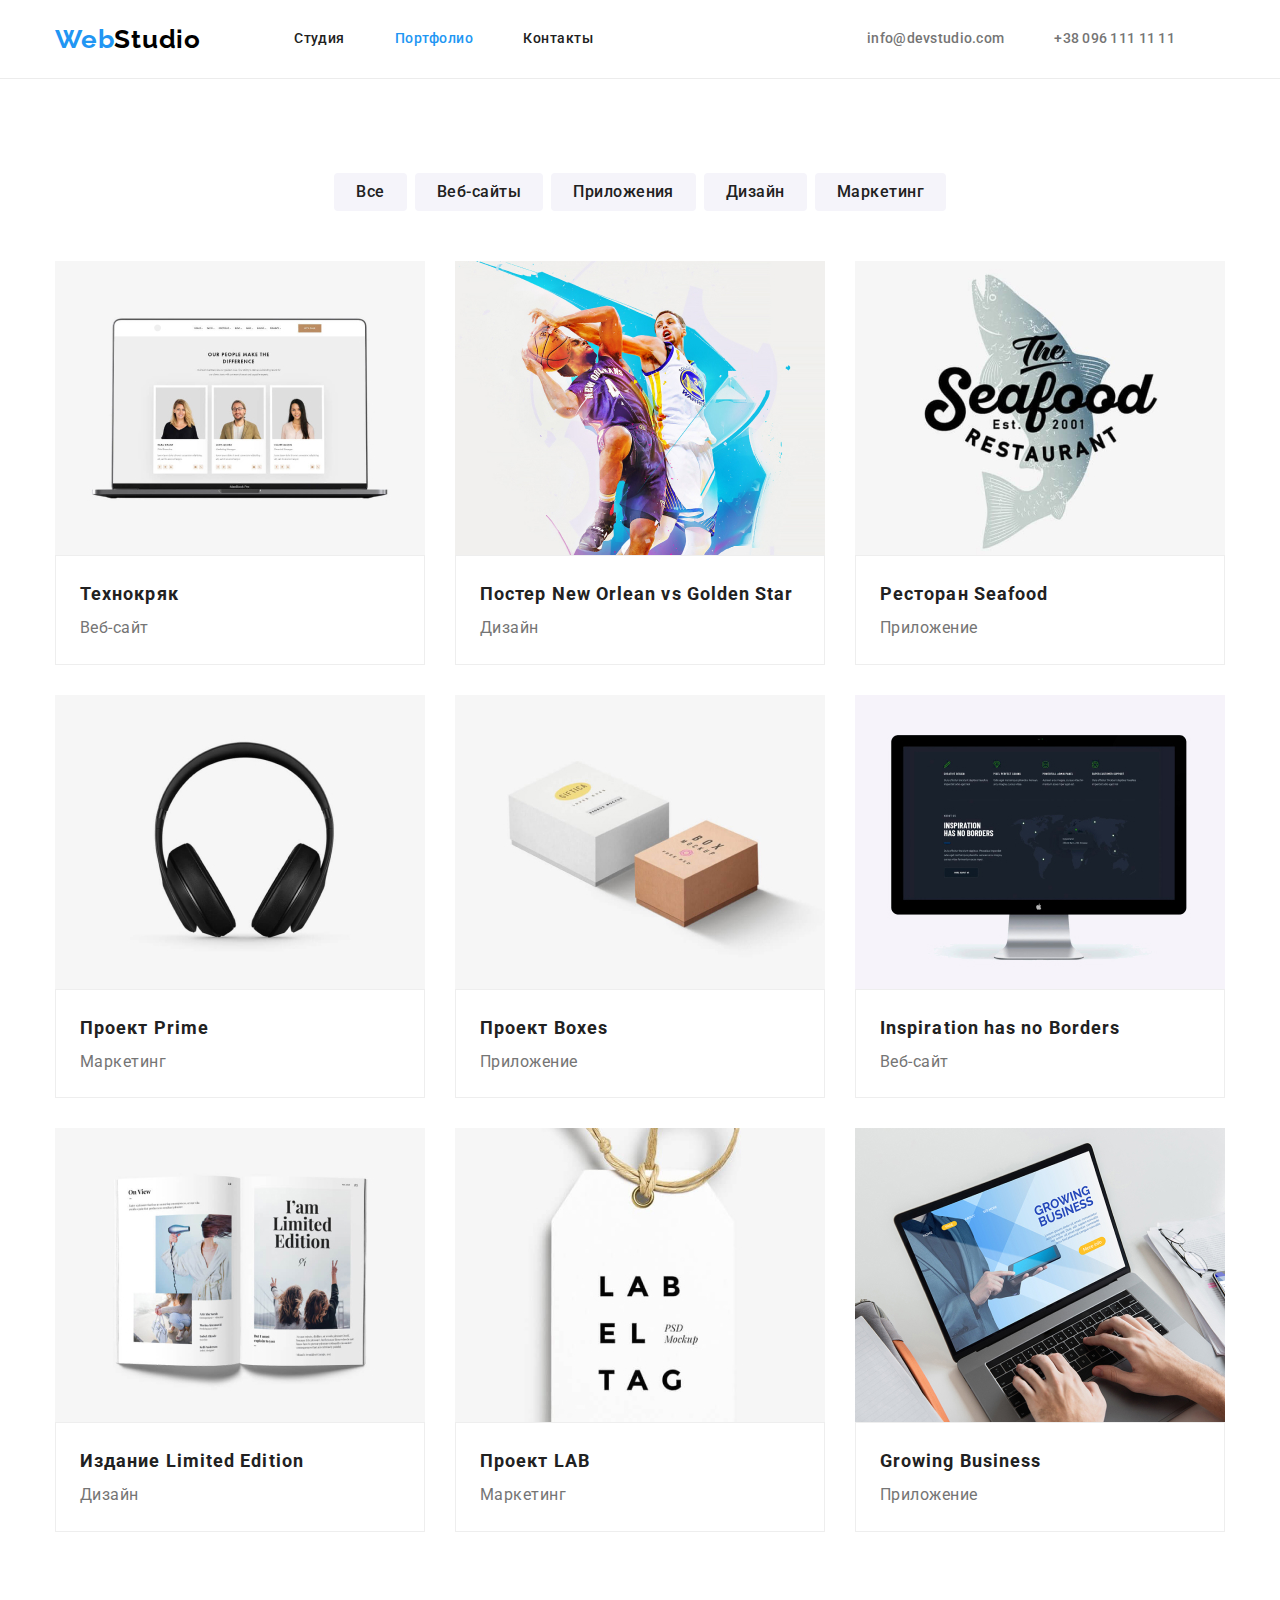
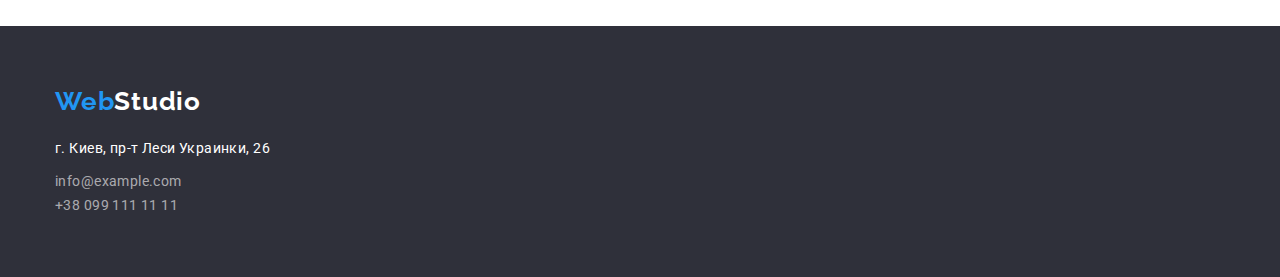
<file: portfolio.html>
<!DOCTYPE html>
<html lang="en">
  <head>
    <meta charset="UTF-8" />
    <meta http-equiv="X-UA-Compatible" content="IE=edge" />
    <meta name="viewport" content="width=device-width, initial-scale=1.0" />
    <title>Portfolio</title>
    <link rel="preconnect" href="https://fonts.gstatic.com" />
    <link
      href="https://fonts.googleapis.com/css2?family=Raleway:wght@700&family=Roboto:wght@400;500;700;900&display=swap"
      rel="stylesheet"
    />
    <link rel="stylesheet" href="./css/style.css" />
    <style>
      .colortext {
        color: #212121;
      }
    </style>
  </head>
  <body>
    <header>
      <nav class="container main-nav">
        <a href="" class="logo"><span class="web">Web</span>Studio</a>
        <ul class="nav-list">
          <li class="nav-list-header">
            <a href="./index.html" class="link">Студия</a>
          </li>
          <li class="nav-list-header">
            <a href="" class="link current">Портфолио</a>
          </li>
          <li class="nav-list-header">
            <a href="#contacts" class="link">Контакты</a>
          </li>
        </ul>
        <div class="profile-contacts">
          <ul class="nav-list">
            <li class="link-header-profile">
              <a href="meilto:info@devstudio.com" class="link"
                >info@devstudio.com</a
              >
            </li>
            <li class="link-header-profile">
              <a href="tel:+380961111111" class="link">+38 096 111 11 11</a>
            </li>
          </ul>
        </div>
      </nav>
    </header>
    <main>
      <section class="portfolio">
        <div class="container">
          <ul class="nav-portfolio">
            <li class="nav-port-button">
              <button class="button-port" type="button">Все</button>
            </li>
            <li class="nav-port-button">
              <button class="button-port" type="button">Веб-сайты</button>
            </li>
            <li class="nav-port-button">
              <button class="button-port" type="button">Приложения</button>
            </li>
            <li class="nav-port-button">
              <button class="button-port" type="button">Дизайн</button>
            </li>
            <li class="nav-port-button">
              <button class="button-port" type="button">Маркетинг</button>
            </li>
          </ul>
          <h1 class="hidden-title">Портфолио</h1>
          <ul class="item">
            <li class="experience">
              <a href="link-port"></a>
              <img
                class="image"
                src="./image-prtfl/1img.jpg"
                alt="people"
                width="370"
              />
              <div class="experience-border">
                <h2>Технокряк</h2>
                <p>Веб-сайт</p>
              </div>
            </li>
            <li class="experience">
              <a href="link-port"></a>
              <img
                class="image"
                src="./image-prtfl/2img.jpg"
                alt="basketball-player"
              />
              <div class="experience-border">
                <h2>Постер New Orlean vs Golden Star</h2>
                <p>Дизайн</p>
              </div>
            </li>
            <li class="experience">
              <a href="link-port"></a>
              <img
                class="image"
                src="./image-prtfl/3img.jpg"
                alt="logo-restaurant"
                width="370"
              />
              <div class="experience-border">
                <h2>Ресторан Seafood</h2>
                <p>Приложение</p>
              </div>
            </li>
            <li class="experience">
              <a href="link-port"></a>
              <img
                class="image"
                src="./image-prtfl/4img.jpg"
                alt="headphone"
                width="370"
              />
              <div class="experience-border">
                <h2>Проект Prime</h2>
                <p>Маркетинг</p>
              </div>
            </li>
            <li class="experience">
              <a href="link-port"></a>
              <img
                class="image"
                src="./image-prtfl/5img.jpg"
                alt="boxes"
                width="370"
              />
              <div class="experience-border">
                <h2>Проект Boxes</h2>
                <p>Приложение</p>
              </div>
            </li>
            <li class="experience">
              <a href="link-port"></a>
              <img
                class="image"
                src="./image-prtfl/6img.jpg"
                alt="screen"
                width="370"
              />
              <div class="experience-border">
                <h2>Inspiration has no Borders</h2>
                <p>Веб-сайт</p>
              </div>
            </li>
            <li class="experience">
              <a href="link-port"></a>
              <img
                class="image"
                src="./image-prtfl/7img.jpg"
                alt="magazine"
                width="370"
              />
              <div class="experience-border">
                <h2>Издание Limited Edition</h2>
                <p>Дизайн</p>
              </div>
            </li>
            <li class="experience">
              <a href="link-port"></a>
              <img
                class="image"
                src="./image-prtfl/8img.jpg"
                alt="label"
                width="370"
              />
              <div class="experience-border">
                <h2>Проект LAB</h2>
                <p>Маркетинг</p>
              </div>
            </li>
            <li class="experience">
              <a href="link-port"></a>
              <img
                class="image"
                src="./image-prtfl/9img.jpg"
                alt="laptop"
                width="370"
              />
              <div class="experience-border">
                <h2>Growing Business</h2>
                <p>Приложение</p>
              </div>
            </li>
          </ul>
        </div>
      </section>
    </main>
    <footer>
      <!--copyrihgting-->
      <div class="container">
        <a class="link logo" href="./portfolio.html">
          <span class="web">Web</span><span class="studio">Studio</span></a
        >
        <address id="contacts">
          <p class="address">г. Киев, пр-т Леси Украинки, 26</p>
          <ul>
            <li>
              <a href="mailto:info@example.com" class="link-footer"
                >info@example.com</a
              >
            </li>
            <li>
              <a href="tel:+380991111111" class="link-footer"
                >+38 099 111 11 11</a
              >
            </li>
          </ul>
        </address>
      </div>
    </footer>
  </body>
</html>
</file>
<file: css/style.css>
:root {
  --primary-text-color: #757575;
  --title-text-color: #212121;
  --accent-color: #2196f3;
  --titles-text: black;
  --contacts-color: #ffffff99;
  --white: #ffffff;
  --background-color: #ffffff;
  --button-color: #188ce8;
  --black-accent: #2f303a;
  --button-portfolio: #f5f4fa;
  --button-shadow: 0px 1px 3px rgba(0, 0, 0, 0.12),
    0px 1px 1px rgba(0, 0, 0, 0.14), 0px 2px 1px rgba(0, 0, 0, 0.2);
}

/* utility */
html {
  box-sizing: border-box;
}
*,
*::before,
*::after {
  box-sizing: inherit;
}
* {
  padding: 0;
}

ul {
  list-style: none;
  margin: 0;
}
a {
  color: var(--title-text-color);
  text-decoration: none;
}
h1,
h2,
h3,
h4,
p {
  margin-top: 0;
  margin-bottom: 0;
}

body {
  background-color: var(--background-color);
  font-family: "Roboto", sans-serif;
  letter-spacing: 0.03em;
  font-style: normal;
  margin: 0;
}
img {
  display: block;
  /* max-width: 100%; */
  height: auto;
}
header {
  background: var(--white);
  font-weight: 500;
  font-size: 14px;
  line-height: 1.14;
  color: var(--titles-text);
  border-bottom: 1px solid #ececec;
}
footer {
  background: var(--black-accent);
  margin: 0 auto;
  padding-top: 60px;
  padding-bottom: 60px;
}

/* logo */

.logo {
  font-family: Raleway;
  font-style: normal;
  font-weight: bold;
  font-size: 26px;
  line-height: 1.19;
  color: var(--titles-text);
  letter-spacing: 0.03em;
  margin: auto 0;
  margin-right: 93px;
}
.web {
  --logo-accent: #2196f3;
  color: var(--logo-accent);
  font-family: Raleway;
  font-style: normal;
  font-weight: bold;
  font-size: 26px;
  line-height: 1.19;
  letter-spacing: 0.03em;
}
/* navigation */
.main-nav {
  display: flex;
  align-items: center;
  margin-left: auto;
}

.nav-list {
  display: flex;
  margin-left: 0;
  margin-right: 0;
  padding-left: 0;
  list-style: none;
  flex-wrap: wrap;
}

.nav-list > .nav-list-header:not(:last-child) {
  margin-right: 50px;
}
.nav-list > .link-header-profile:not(:last-child) {
  margin-right: 50px;
}

.profile-contacts {
  margin-left: 0;
  margin-right: 0;
  padding-left: 0;
  list-style: none;
  flex-wrap: wrap;
  display: inline-block;
  align-items: center;
  margin-left: auto;
}

.nav-list > .link {
  display: block;
}
.link-header-profile:last-child {
  margin-right: 50px;
}

.link-header {
  margin-left: auto;
}
.nav-list .current {
  color: var(--accent-color);
}

.link-header-profile .link {
  color: var(--primary-text-color);
  font-weight: 500;
  font-size: 14px;
  line-height: 1.14;
  letter-spacing: 0.02em;
  display: block;
  padding-top: 31px;
  padding-bottom: 31px;
}

/* hover profile */
.link:hover,
.link:focus {
  color: var(--accent-color);
}
.link-footer:hover,
.link-footer:focus {
  color: var(--accent-color);
}
.link-header:hover,
.link-header:focus {
  color: var(--accent-color);
}

/* hero */

.hero-title {
  font-style: normal;
  font-weight: 900;
  font-size: 44px;
  line-height: 1.36;
  letter-spacing: 0.06em;
  text-transform: uppercase;
  color: var(--white);
  margin-top: 0;
  margin-bottom: 30px;
  text-align: center;
}
.hero {
  margin: 0 auto;
  background: var(--black-accent);
  text-align: center;
  padding-top: 200px;
  padding-bottom: 200px;
  align-items: center;
}
/* main */
.container {
  margin: 0 auto;
  width: 1200px;
  padding-left: 15px;
  padding-right: 15px;
  align-items: center;
}
.values {
  background: var(--background-color);
}
.container-title {
  font-weight: 700;
  font-size: 36px;
  line-height: 1.17;
  text-align: center;
  color: var(--title-text-color);
  margin-bottom: 50px;
}
/* button */
.button {
  color: var(--white);
  background-color: var(--button-color);
  font-size: 16px;
  line-height: 1.88;
  font-weight: 700;
  letter-spacing: 0.06em;
  padding: 10px 32px;
  display: inline-block;
  font-family: inherit;
  cursor: pointer;
  border-radius: 4px;
  border: transparent;
}
.button-port {
  color: var(--title-text-color);
  background-color: var(--button-portfolio);
  font-weight: 500;
  font-size: 16px;
  line-height: 26px;
  text-align: center;
  letter-spacing: 0.03em;
  padding: 10px 32px;
  /* display: flex; */
  font-family: inherit;
  cursor: pointer;
  border-radius: 4px;
  height: 38px;
  min-width: 73px;
  left: 495px;
  padding: 6px 22px;
  display: inline-block;
  border: transparent;
}

/* section */
.section {
  padding-bottom: 94px;
  padding-top: 94px;
}
.zero-pdng {
  padding-top: 0;
}
.profile {
  width: 1200 px;
  /* padding: 94px 0; */
  margin: 0 auto;
  display: flex;
}
/* .profile-block {
  width: calc((100% - 3 * var(--main-margin)) / 4);
} */
.profile-block:not(:last-child) {
  margin-right: 30px;
}
.work {
  display: flex;
  flex-wrap: wrap;
}
.our-work {
  flex-basis: calc((100% - 90px) / 3);
  margin: auto;
}

/* .team {
  display: flex;
  justify-content: center;
  background: #f5f4fa;
  flex-basis: calc(100% / 4);
  box-shadow: 0 4px 8px 0 rgba(0, 0, 0, 0.2);
  border-radius: 4px;
  padding: 0;
  margin: 0;
  list-style: none;
  margin-left: -30px;
  margin-top: -50px;
} */
.team {
  display: flex;
  flex-wrap: wrap;
}
.team-content {
  padding-top: 30px;
  padding-bottom: 30px;
}
.container-team-member {
  padding-bottom: 10px;
}
.team-description {
  text-align: center;
  align-self: auto;
}
.team > .team-description {
  flex-basis: calc((100% - 120px) / 4);
  background: var(--white);
  box-shadow: var(--button-shadow);
  border-radius: 4px;
}

.team > .team-description {
  margin-left: 30px;
  align-items: center;
}
.team-description:nth-child(1) {
  margin-left: 0;
}
.purple {
  background: #f5f4fa;
}
/* .container-team-member,
.container-team-prof {
  align-self: auto;
} */

.profile-title {
  font-weight: 500;
  font-size: 14px;
  line-height: 1.14;
  color: var(--title-text-color);
  letter-spacing: 0.03em;
  text-transform: uppercase;
  margin-bottom: 10px;
}
.profile-info {
  font-style: normal;
  font-weight: normal;
  font-size: 14px;
  line-height: 1.71;
  color: var(--primary-text-color);
}
.container-team-member {
  font-size: 16px;
  line-height: 1.19;
  color: var(--title-text-color);
  font-weight: 500;
}
.container-team-prof {
  font-size: 16px;
  line-height: 1.19;
  color: var(--primary-text-color);
}

/* footer */
.footer-part {
  background-color: var(--bg-hero-footer);
  padding: 60px 0;
}
.footer-part ul {
  margin-top: 20px;
  justify-content: space-between;
}

.studio {
  font-family: Raleway;
  font-style: normal;
  font-weight: bold;
  font-size: 26px;
  line-height: 1.19;
  letter-spacing: 0.03em;
  color: var(--white);
}
.address {
  font-style: normal;
  font-weight: normal;
  font-size: 14px;
  line-height: 1.71;
  letter-spacing: 0.03em;
  color: var(--white);
  margin-bottom: 9px;
  margin-top: 20px;
}
.link-footer {
  font-style: normal;
  font-weight: normal;
  font-size: 14px;
  line-height: 1.7;
  letter-spacing: 0.03em;
  color: var(--contacts-color);
}
.link-footer:first-child {
  margin-bottom: 9px;
}

/* Portfolio part */
.button-port:hover,
.button-port:focus {
  background-color: var(--accent-color);
  color: var(--white);
}

.nav-portfolio {
  display: flex;
  list-style: none;
  flex-wrap: wrap;
  justify-content: center;
}
.nav-list-portfolio {
  display: inline-block;
  justify-content: space-evenly;
}
.nav-portfolio {
  margin-bottom: 50px;
}
.nav-portfolio .nav-port-button + .nav-port-button {
  margin-left: 8px;
}

.portfolio {
  padding-top: 94px;
  padding-bottom: 94px;
}

.experience-border > h2 {
  font-weight: 700;
  font-size: 18px;
  line-height: 2;
  letter-spacing: 0.06em;
  color: #212121;
}
.experience-border > p {
  font-style: normal;
  font-weight: normal;
  font-size: 16px;
  line-height: 1.98;
  letter-spacing: 0.03em;
  color: #757575;
}
.experience {
  width: 370px;
}
/* .item:nth-last-child(-n + 3) {
  margin-bottom: 0;
} */

.link-port {
  display: inline-block;
}
.hidden-title {
  position: absolute;
  width: 1px;
  height: 1px;
  margin: -1px;
  border: 0;
  padding: 0;
  clip: rect(0 0 0 0);
  overflow: hidden;
}
.item {
  padding: 0;
  margin: 0;
  list-style: none;
  display: flex;
  flex-wrap: wrap;
  margin-left: -30px;
  margin-top: -30px;
}
.item > .experience {
  flex-basis: calc(100% / 3 - 30px);
  margin-left: 30px;
  margin-top: 30px;
}
.experience-border {
  border: 1px solid #eeeeee;
  padding: 20px 24px;
}
</file>
